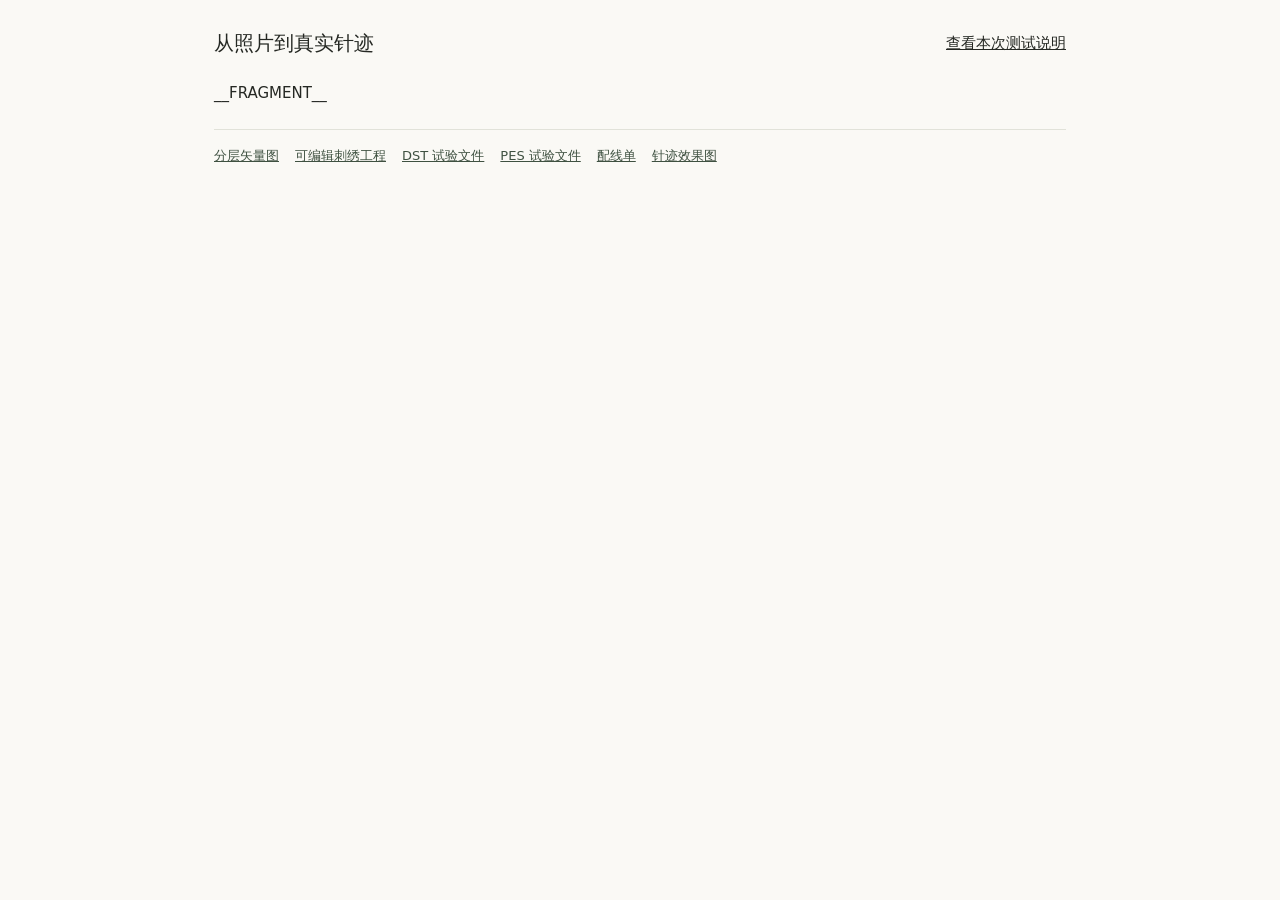
<file: viewer-shell.html>
<!doctype html>
<html lang="zh-CN">
<head>
<meta charset="utf-8"><meta name="viewport" content="width=device-width,initial-scale=1">
<title>兔子刺绣 · 单图验证</title>
<style>
:root { --font-size-base:15px; --foreground:#252823; --muted-foreground:#686e64; --background:#faf9f5; }
* { box-sizing:border-box; }
body { margin:0; background:var(--background); color:var(--foreground); font-family:system-ui,-apple-system,"PingFang SC",sans-serif; font-size:var(--font-size-base); line-height:1.5; }
main { max-width:900px; margin:28px auto; padding:0 24px 32px; }
header { display:flex; flex-wrap:wrap; justify-content:space-between; align-items:center; gap:12px; margin-bottom:24px; }
header h1 { font-size:20px; font-weight:500; margin:0; }
header a { color:inherit; }
.viz-row,.viz-controls { display:flex; flex-wrap:wrap; gap:8px; align-items:center; }
.btn { border:1px solid #d6d9cf; border-radius:8px; background:transparent; color:inherit; padding:9px 13px; font:inherit; cursor:pointer; }
.btn[aria-pressed="true"],.btn-primary { background:#3f5141; border-color:#3f5141; color:#fff; }
.form-label { display:flex; flex-wrap:wrap; gap:8px; align-items:center; }
.form-select { font:inherit; padding:7px 10px; color:inherit; border:1px solid #d6d9cf; border-radius:6px; background:#fff; }
.form-range { width:100%; accent-color:#3f5141; }
.form-check { display:flex; align-items:center; gap:8px; }
.form-check-input { accent-color:#3f5141; }
.text-small { font-size:12px; }.text-muted { color:var(--muted-foreground); }.tabular-nums { font-variant-numeric:tabular-nums; }
footer { margin-top:24px; border-top:1px solid #e1e2d9; padding-top:16px; display:flex; flex-wrap:wrap; gap:16px; font-size:13px; }
footer a { color:#3f5141; }
@media(max-width:480px) { main { padding-inline:12px; margin-top:16px; } .btn { min-height:44px; padding:8px 10px; } .form-select { font-size:16px; } }
</style>
</head><body><main>
<header><h1>从照片到真实针迹</h1><a href="README.md">查看本次测试说明</a></header>
__FRAGMENT__
<footer><a href="rabbit-layers.svg" download>分层矢量图</a><a href="rabbit-embroidery.svg" download>可编辑刺绣工程</a><a href="machine/rabbit-60mm.dst" download>DST 试验文件</a><a href="machine/rabbit-60mm.pes" download>PES 试验文件</a><a href="thread-order.csv" download>配线单</a><a href="stitch-preview.png" download>针迹效果图</a></footer>
</main></body></html>
</file>
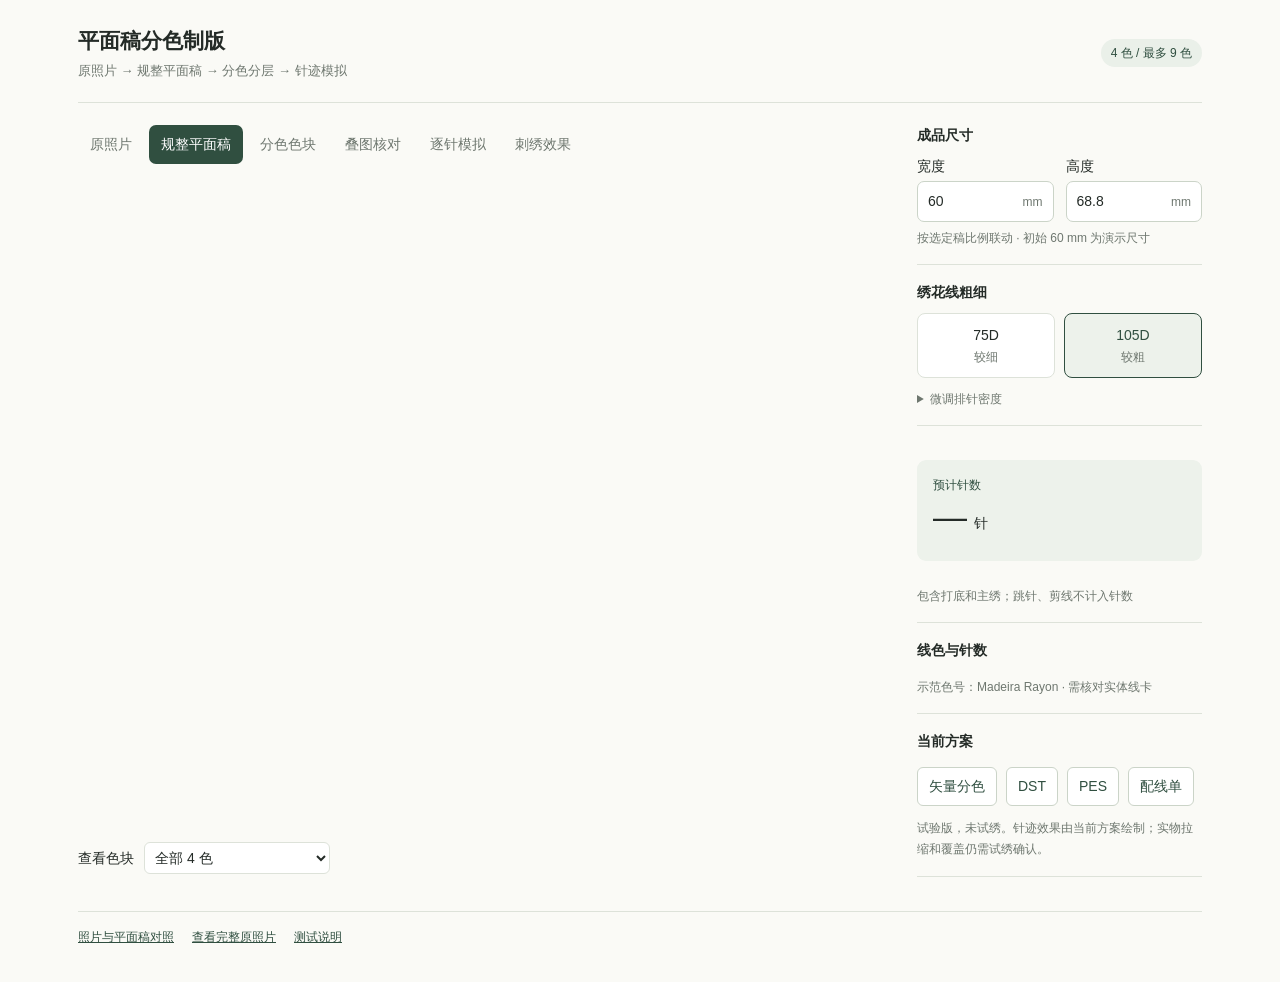
<file: web-viewer.html>
<!doctype html>
<html lang="zh-CN">
<head>
<meta charset="utf-8"><meta name="viewport" content="width=device-width,initial-scale=1">
<title>平面稿分色制版 · 兔子测试</title>
<style>
:root{color-scheme:light;--ink:#242b27;--muted:#6e776f;--green:#304f40;--paper:#fafaf6;--line:#dde2d9;--accent:#c47736}
*{box-sizing:border-box}body{margin:0;background:var(--paper);color:var(--ink);font:14px/1.5 -apple-system,BlinkMacSystemFont,"PingFang SC",sans-serif}button,input,select{font:inherit;color:inherit}button,a,input,select{touch-action:manipulation}button{cursor:pointer}button:disabled{cursor:wait;opacity:.5}a{color:var(--green)}button:focus-visible,a:focus-visible,input:focus-visible,select:focus-visible{outline:3px solid #9baea0;outline-offset:3px}
main{max-width:1180px;margin:0 auto;padding:25px 28px 36px}header{display:flex;align-items:center;justify-content:space-between;gap:14px;flex-wrap:wrap;padding-bottom:22px;border-bottom:1px solid var(--line)}h1{font-size:21px;font-weight:600;margin:0}header p{color:var(--muted);margin:4px 0 0;font-size:13px}.version{color:var(--green);background:#eaf0e9;padding:5px 10px;border-radius:20px;font-size:12px}
.workspace{display:grid;grid-template-columns:minmax(0,1fr) 285px;gap:34px;margin-top:22px}.preview{min-width:0}.tabs{display:flex;flex-wrap:wrap;gap:5px}.tabs button{border:0;background:transparent;border-radius:7px;padding:9px 12px;color:var(--muted)}.tabs button[aria-pressed=true]{background:var(--green);color:#fff}.stage{max-width:610px;margin:8px auto 0;position:relative}canvas{display:block;width:100%;height:auto;max-height:640px;object-fit:contain}.stage[aria-busy=true]{opacity:.5}.caption{font-size:12px;color:var(--muted);text-align:center;min-height:18px}.below{display:flex;align-items:center;gap:10px;flex-wrap:wrap;margin:12px 0}.below input[type=range]{flex:1;min-width:100px;accent-color:var(--green)}.below select{padding:6px;border:1px solid var(--line);background:white;border-radius:6px}label{display:block}button.action{border:1px solid var(--line);border-radius:7px;padding:8px 13px;background:white}button.primary{background:var(--green);color:white;border-color:var(--green)}[hidden]{display:none!important}.count{font-variant-numeric:tabular-nums}.progress{width:100%;accent-color:var(--green)}.play-row{display:flex;align-items:center;gap:8px;flex-wrap:wrap}.play-row select{border:1px solid var(--line);border-radius:6px;padding:6px;background:white}.play-meta{display:flex;justify-content:space-between;gap:10px;margin-top:10px;font-size:12px;color:var(--muted)}
aside section{padding:17px 0;border-bottom:1px solid var(--line)}aside section:first-child{padding-top:0}h2{font-size:14px;font-weight:600;margin:0 0 10px}.small{font-size:12px;color:var(--muted)}.size-fields{display:grid;grid-template-columns:1fr 1fr;gap:12px}.field{display:flex;align-items:center;border:1px solid #cbd4c8;border-radius:7px;background:white;margin-top:4px;padding-right:10px}.field input{width:100%;min-width:0;border:0;outline:0;background:transparent;padding:9px 10px;appearance:textfield}.field span{font-size:12px;color:var(--muted)}.field:focus-within{outline:3px solid #c9d8ca}.thread-choice{display:grid;grid-template-columns:1fr 1fr;gap:9px}.thread-choice button{background:white;border:1px solid var(--line);padding:11px 8px;border-radius:8px}.thread-choice button[aria-pressed=true]{background:#edf2eb;border-color:var(--green);color:var(--green)}.thread-choice span{display:block;font-size:12px;margin-top:2px;color:var(--muted)}details{margin-top:12px;font-size:12px}summary{cursor:pointer;color:var(--muted)}.density{display:flex;align-items:center;gap:8px;margin-top:10px}.density input{width:85px;padding:7px;border:1px solid var(--line);border-radius:6px;background:white}.expected{background:#edf2eb;padding:16px;border-radius:9px;margin-top:17px}.expected .number{font-size:34px;font-weight:500;letter-spacing:-1px;line-height:1.3}.expected .label{font-size:12px;color:var(--green)}.number small{font-size:14px;letter-spacing:0}.summary-meta{font-size:12px;color:var(--muted);margin-top:7px}.state{font-size:12px;min-height:18px;margin-top:8px;color:var(--green)}.state.error{color:#a33e2b}.color-list{display:grid;gap:6px}.color-row{display:flex;align-items:center;gap:9px;background:transparent;border:0;padding:8px 0;text-align:left;width:100%;border-radius:6px}.color-row:hover{background:#eef0e9}.swatch{width:17px;height:17px;border-radius:50%;border:1px solid #0002;flex:none}.color-title{flex:1}.color-title small{display:block;color:var(--muted);font-size:11px}.color-count{font-variant-numeric:tabular-nums}.download{display:flex;flex-wrap:wrap;gap:9px;margin-top:15px}.download a{border:1px solid #cbd4c8;border-radius:6px;padding:8px 11px;text-decoration:none;background:white}.download a[aria-disabled=true]{opacity:.4;pointer-events:none}.note{font-size:12px;line-height:1.7;color:var(--muted);margin-top:12px}.footer{display:flex;gap:18px;flex-wrap:wrap;border-top:1px solid var(--line);margin-top:25px;padding-top:16px;font-size:12px;color:var(--muted)}
@media(max-width:780px){main{padding:18px 16px}.workspace{grid-template-columns:1fr;gap:18px}.stage{max-width:450px}aside{display:grid;grid-template-columns:1fr 1fr;gap:16px}aside section{padding-top:0}aside .estimate-section,aside .colors-section,aside .export-section{grid-column:1/-1}.expected{margin-top:0}.color-list{grid-template-columns:1fr 1fr;gap:6px 18px}canvas{max-height:560px}}
@media(max-width:420px){main{padding-inline:12px}aside{display:block}aside section{padding:15px 0}.color-list{grid-template-columns:1fr}h1{font-size:19px}.tabs button{padding:9px 10px;min-height:44px}button.action{min-height:44px}.field input,.density input{font-size:16px}.thread-choice button{min-height:52px}}
</style>
</head>
<body><main>
<header><div><h1>平面稿分色制版</h1><p>原照片 → 规整平面稿 → 分色分层 → 针迹模拟</p></div><span class="version">4 色 / 最多 9 色</span></header>
<div class="workspace">
<div class="preview">
  <div class="tabs" role="group" aria-label="预览方式">
    <button data-mode="original" aria-pressed="false">原照片</button><button data-mode="repair" aria-pressed="true">规整平面稿</button><button data-mode="layers" aria-pressed="false">分色色块</button><button data-mode="overlay" aria-pressed="false">叠图核对</button><button data-mode="simulation" aria-pressed="false">逐针模拟</button><button data-mode="result" aria-pressed="false">刺绣效果</button>
  </div>
  <div class="stage" aria-busy="false"><canvas id="canvas" width="1000" height="1100" role="img" aria-label="选定圆润平面稿分色的兔子图案，包含宽度和高度标注"></canvas></div>
  <div class="caption" id="caption"></div>
  <div class="below" id="layer-controls"><label for="layer">查看色块</label><select id="layer"><option value="all">全部 4 色</option><option value="0">浅黄 · 底面</option><option value="1">粉色 · 耳内、腮红、舌头</option><option value="2">黑色 · 轮廓与五官</option><option value="3">白色 · 高光</option></select></div>
  <div class="below" id="overlay-controls" hidden><label for="opacity">分色叠加</label><input id="opacity" type="range" min="0" max="100" value="50"><output id="opacity-label">50%</output></div>
  <div id="play-controls" hidden>
    <div class="play-row"><button class="action primary" id="play">从头播放</button><button class="action" id="step">前进一针</button><label for="speed" class="small">速度</label><select id="speed"><option value="100">慢速</option><option value="550" selected>正常</option><option value="1800">快速</option></select><label class="small"><input type="checkbox" id="jumps"> 显示跳针</label></div>
    <div class="play-meta"><span id="progress-label" class="count"></span><span id="active-color"></span></div><input id="progress" class="progress" aria-label="刺绣进度" type="range" min="0" step="1">
  </div>
</div>
<aside>
  <section><h2>成品尺寸</h2><div class="size-fields"><label>宽度<div class="field"><input id="width" type="number" min="25" max="140" step="0.1" value="60" aria-label="成品宽度"><span>mm</span></div></label><label>高度<div class="field"><input id="height" type="number" step="0.1" value="68.8" aria-label="成品高度"><span>mm</span></div></label></div><div class="small" style="margin-top:7px">按选定稿比例联动 · 初始 60 mm 为演示尺寸</div></section>
  <section><h2>绣花线粗细</h2><div class="thread-choice" role="group" aria-label="绣花线粗细"><button data-thread="75D" aria-pressed="false">75D<span>较细</span></button><button data-thread="105D" aria-pressed="true">105D<span>较粗</span></button></div><details><summary>微调排针密度</summary><label class="density">针行间距<input id="spacing" type="number" min="0.25" max="0.60" step="0.01" value="0.42" aria-label="针行间距"> mm</label><div class="note">75D / 105D 暂用可调的试排预设，需按实际线材和底布试绣校准。</div></details></section>
  <section class="estimate-section"><div class="expected"><div class="label">预计针数</div><div class="number count"><span id="total">—</span> <small>针</small></div><div class="summary-meta" id="estimate-meta"></div></div><div class="state" id="state" aria-live="polite"></div><button class="action" id="retry" hidden>重新排针</button><div class="small">包含打底和主绣；跳针、剪线不计入针数</div></section>
  <section class="colors-section"><h2>线色与针数</h2><div class="color-list" id="colors"></div><div class="small" style="margin-top:7px">示范色号：Madeira Rayon · 需核对实体线卡</div></section>
  <section class="export-section"><h2>当前方案</h2><div class="small" id="current-plan"></div><div class="download"><a data-file="rabbit-layers.svg" download>矢量分色</a><a data-file="machine/rabbit.dst" download>DST</a><a data-file="machine/rabbit.pes" download>PES</a><a data-file="thread-order.csv" download>配线单</a></div><div class="note">试验版，未试绣。针迹效果由当前方案绘制；实物拉缩和覆盖仍需试绣确认。</div></section>
</aside></div>
<div class="footer"><a href="original-vs-repaired.png" target="_blank" rel="noopener">照片与平面稿对照</a><a href="original.jpg" target="_blank" rel="noopener">查看完整原照片</a><a id="readme" href="README.md">测试说明</a></div>
</main>
<script id="initial-data" type="application/json">__DEFAULT_DATA__</script>
<script>
(() => {
  const $=s=>document.querySelector(s);
  let data=JSON.parse($('#initial-data').textContent), mode='repair',layer='all', index=data.commands.length;
  let thread='105D',playing=false,frame=0,previous=0,debt=0,timer=0,requestId=0,busy=false;
  const ratio=data.meta.design_height_mm/data.meta.design_width_mm;
  const canvas=$('#canvas'),ctx=canvas.getContext('2d'),photo=new Image();photo.src=data.originalDataUri;const repaired=new Image();repaired.src=data.repairedDataUri;
  let unit=1,originX=0,originY=0;
  const fmt=n=>Number(n).toLocaleString('zh-CN',{maximumFractionDigits:1});
  const status=(s,error=false)=>{$('#state').textContent=s;$('#state').classList.toggle('error',error)};
  function dimensions(){
    const w=data.meta.design_width_mm,h=data.meta.design_height_mm;
    const ax=originX+5*unit,ay=originY+5*unit,bx=ax+w*unit,by=ay+h*unit;
    ctx.save();ctx.strokeStyle='#798678';ctx.fillStyle='#586555';ctx.lineWidth=1.5;ctx.font='22px -apple-system,"PingFang SC",sans-serif';
    function line(a,b,c,d){ctx.beginPath();ctx.moveTo(a,b);ctx.lineTo(c,d);ctx.stroke()}
    function arrow(x,y,angle){ctx.beginPath();ctx.moveTo(x,y);ctx.lineTo(x+9*Math.cos(angle+.4),y+9*Math.sin(angle+.4));ctx.lineTo(x+9*Math.cos(angle-.4),y+9*Math.sin(angle-.4));ctx.closePath();ctx.fill()}
    const bottom=by+5*unit,right=bx+5*unit;
    line(ax,by+unit,ax,bottom+8);line(bx,by+unit,bx,bottom+8);line(ax,bottom,bx,bottom);arrow(ax,bottom,0);arrow(bx,bottom,Math.PI);
    const label=`${fmt(w)} mm`,tw=ctx.measureText(label).width;ctx.fillStyle='#fafaf6';ctx.fillRect((ax+bx-tw)/2-9,bottom-16,tw+18,31);ctx.fillStyle='#586555';ctx.textAlign='center';ctx.textBaseline='middle';ctx.fillText(label,(ax+bx)/2,bottom);
    line(bx+unit,ay,right+8,ay);line(bx+unit,by,right+8,by);line(right,ay,right,by);arrow(right,ay,Math.PI/2);arrow(right,by,-Math.PI/2);
    ctx.translate(right,(ay+by)/2);ctx.rotate(-Math.PI/2);const hl=`${fmt(h)} mm`,hw=ctx.measureText(hl).width;ctx.fillStyle='#fafaf6';ctx.fillRect(-hw/2-9,-16,hw+18,31);ctx.fillStyle='#586555';ctx.fillText(hl,0,0);ctx.restore();
  }
  function drawPhoto(){
    if(!photo.complete||!photo.naturalWidth)return;
    const b=data.meta.source_bounds_px,c=data.sourceCrop,p=data.meta.design_width_mm/(b[2]-b[0]);
    ctx.drawImage(photo,originX+(5+(c[0]-b[0])*p)*unit,originY+(5+(c[1]-b[1])*p)*unit,(c[2]-c[0])*p*unit,(c[3]-c[1])*p*unit);
  }
  function drawLayers(alpha=1){ctx.save();ctx.translate(originX,originY);ctx.scale(unit,unit);
    data.meta.separated_objects.forEach(o=>{ctx.globalAlpha=alpha*(layer==='all'||Number(layer)===o.color?1:.07);ctx.fillStyle=data.meta.colors[o.color].hex;ctx.fill(new Path2D(o.path),'evenodd')});ctx.restore();}
  const shade=(c,v)=>`rgb(${c.map(n=>Math.round(v<0?n*(1+v):n+(255-n)*v)).join(',')})`;
  function segment(a,b,color,width,off=0){ctx.strokeStyle=color;ctx.lineWidth=width*unit;ctx.lineCap='round';ctx.beginPath();ctx.moveTo(originX+(a[0]+off)*unit,originY+(a[1]+off)*unit);ctx.lineTo(originX+(b[0]+off)*unit,originY+(b[1]+off)*unit);ctx.stroke()}
  function drawStitches(){let last=null,needle=null,ci=0;const end=mode==='result'?data.commands.length:index;
    for(let i=0;i<end;i++){const p=data.commands[i];if(p[2]===0&&last){const c=data.meta.colors[p[3]].thread.rgb,v=data.meta.row_spacing_mm*1.02;
      if(mode==='result')segment(last,p,shade(c,-.25),v*1.08,.045);segment(last,p,shade(c,0),v);if(mode==='result')segment(last,p,shade(c,.2),.06,-.035);needle=p;ci=p[3];
    }else if(p[2]===1&&last&&$('#jumps').checked&&mode==='simulation'){ctx.setLineDash([6,6]);segment(last,p,'#be7039',.10);ctx.setLineDash([])}last=p;}
    if(mode==='simulation'&&needle&&index<data.commands.length){ctx.beginPath();ctx.arc(originX+needle[0]*unit,originY+needle[1]*unit,6,0,Math.PI*2);ctx.fillStyle='#b6662d';ctx.fill();ctx.strokeStyle='white';ctx.lineWidth=2;ctx.stroke()}
    $('#active-color').textContent=data.meta.colors[ci].name;
  }
  function paint(){
    const logicalW=data.width+10,logicalH=data.height+10;canvas.width=1000;canvas.height=Math.round(1000*logicalH/logicalW);unit=1000/logicalW;originX=unit;originY=unit;
    ctx.fillStyle='#fafaf6';ctx.fillRect(0,0,canvas.width,canvas.height);
    if(mode==='original')drawPhoto();
    if((mode==='repair'||mode==='overlay')&&repaired.complete&&repaired.naturalWidth)ctx.drawImage(repaired,originX+5*unit,originY+5*unit,data.meta.design_width_mm*unit,data.meta.design_height_mm*unit);
    if(mode==='layers')drawLayers();if(mode==='overlay')drawLayers(Number($('#opacity').value)/100);
    if(mode==='simulation'||mode==='result')drawStitches();if(mode!=='original')dimensions();
    $('#layer-controls').hidden=mode!=='layers';$('#overlay-controls').hidden=mode!=='overlay';$('#play-controls').hidden=mode!=='simulation';
    $('#caption').textContent=mode==='original'?'原照片参考 · 当前版面以选定平面稿为准':mode==='repair'?'你选定的平面稿 · 圆润轮廓、平滑曲线':mode==='overlay'?'与选定平面稿叠合 · 核对曲线与色块':mode==='layers'?`${data.meta.separated_objects.length} 个色块 · 从选定平面稿分层`:'当前试排针迹 · 效果仍需实物试绣核对';
    $('#progress').max=data.commands.length;$('#progress').value=index;
    $('#progress-label').textContent=`已绣 ${fmt(index?data.prefix[index-1]:0)} / ${fmt(data.stats.stitch_count)} 针`;
    if(!playing)$('#play').textContent=index>=data.commands.length?'从头播放':'播放';
  }
  function stop(){playing=false;cancelAnimationFrame(frame)}
  function changeMode(next){stop();mode=next;document.querySelectorAll('[data-mode]').forEach(b=>b.setAttribute('aria-pressed',String(b.dataset.mode===mode)));paint()}
  function sync(){
    $('#total').textContent=fmt(data.stats.stitch_count);$('#estimate-meta').textContent=`4 色 · ${data.stats.color_changes} 次换色 · ${data.stats.trims_dst} 次剪线`;
    $('#current-plan').textContent=`${fmt(data.meta.design_width_mm)} × ${fmt(data.meta.design_height_mm)} mm · ${data.meta.thread_spec} · 间距 ${data.meta.row_spacing_mm} mm`;
    const base=data.downloadBase||'./';document.querySelectorAll('[data-file]').forEach(a=>{a.href=base+a.dataset.file;a.setAttribute('aria-disabled','false')});$('#readme').href=base+'README.md';
    $('#colors').replaceChildren();data.meta.colors.forEach((c,i)=>{const b=document.createElement('button');b.className='color-row';b.type='button';b.setAttribute('aria-label',`${c.name}，${data.stats.stitches_by_color[i]}针`);
      const dot=document.createElement('span');dot.className='swatch';dot.style.background=c.thread.hex;const title=document.createElement('span');title.className='color-title';title.textContent=`${i+1}. ${c.name}`;const small=document.createElement('small');small.textContent=`色号 ${c.thread.code}`;title.append(small);const count=document.createElement('span');count.className='color-count';count.textContent=`${fmt(data.stats.stitches_by_color[i])} 针`;b.append(dot,title,count);b.onclick=()=>{if(mode==='simulation'||mode==='result'){changeMode('simulation');let end=data.commands.findIndex(p=>p[3]>i);index=end<0?data.commands.length:end}else{layer=String(i);$('#layer').value=layer;changeMode('layers')}paint()};$('#colors').append(b)});
  }
  function markPending(){busy=true;stop();$('#play').disabled=true;$('#step').disabled=true;$('.stage').setAttribute('aria-busy','true');$('#total').textContent='…';document.querySelectorAll('[data-file]').forEach(a=>a.setAttribute('aria-disabled','true'));$('#retry').hidden=true;status('正在重新排针并计算针数…')}
  async function replan(){
    const width=Number($('#width').value),spacing=Number($('#spacing').value),id=++requestId;
    if(!Number.isFinite(width)||width<25||width>140||!Number.isFinite(spacing)||spacing<.25||spacing>.6){busy=false;$('.stage').setAttribute('aria-busy','false');$('#total').textContent='—';status('请输入25–140 mm宽度、0.25–0.60 mm间距。',true);$('#retry').hidden=false;return}
    markPending();try{const response=await fetch('/api/plan',{method:'POST',headers:{'Content-Type':'application/json'},body:JSON.stringify({width,thread,spacing})});const next=await response.json();if(id!==requestId)return;if(!response.ok)throw new Error(next.error||'排针失败');data=next;index=data.commands.length;repaired.src=data.repairedDataUri;sync();paint();status('已按当前参数重新排针');$('#retry').hidden=true;
    }catch(error){if(id!==requestId)return;$('#total').textContent='—';status(error.message||'本地排针服务暂时不可用。',true);$('#retry').hidden=false;
    }finally{if(id===requestId){busy=false;$('.stage').setAttribute('aria-busy','false');$('#play').disabled=false;$('#step').disabled=false}}}
  function schedule(){requestId++;clearTimeout(timer);markPending();timer=setTimeout(replan,350)}
  $('#width').addEventListener('input',()=>{const w=Number($('#width').value);$('#height').value=(w*ratio).toFixed(1);schedule()});
  $('#height').addEventListener('input',()=>{const h=Number($('#height').value);$('#width').value=(h/ratio).toFixed(1);schedule()});
  $('#spacing').addEventListener('change',schedule);$('#retry').onclick=replan;
  document.querySelectorAll('[data-thread]').forEach(b=>b.onclick=()=>{thread=b.dataset.thread;document.querySelectorAll('[data-thread]').forEach(x=>x.setAttribute('aria-pressed',String(x===b)));$('#spacing').value=thread==='75D'?'0.35':'0.42';schedule()});
  document.querySelectorAll('[data-mode]').forEach(b=>b.onclick=()=>changeMode(b.dataset.mode));$('#layer').onchange=e=>{layer=e.target.value;paint()};$('#opacity').oninput=()=>{$('#opacity-label').textContent=$('#opacity').value+'%';paint()};
  function tick(time){if(!playing)return;if(previous)debt+=(time-previous)/1000*Number($('#speed').value);previous=time;const step=Math.floor(debt);if(step){index=Math.min(data.commands.length,index+step);debt-=step;paint()}if(index>=data.commands.length){stop();paint();return}frame=requestAnimationFrame(tick)}
  $('#play').onclick=()=>{if(busy)return;if(playing){stop();paint();return}if(index>=data.commands.length)index=0;playing=true;previous=0;debt=0;$('#play').textContent='暂停';frame=requestAnimationFrame(tick)};
  $('#step').onclick=()=>{if(busy)return;stop();if(index>=data.commands.length)index=0;do{index++}while(index<data.commands.length&&data.commands[index-1][2]!==0);paint()};
  $('#progress').oninput=()=>{stop();index=Number($('#progress').value);paint()};$('#jumps').onchange=paint;
  document.querySelectorAll('[data-file]').forEach(a=>a.addEventListener('click',e=>{if(a.getAttribute('aria-disabled')==='true')e.preventDefault()}));
  photo.onload=paint;repaired.onload=paint;$('#height').value=(60*ratio).toFixed(1);sync();paint();status('当前试排已完成');
})();
</script></body></html>
</file>
